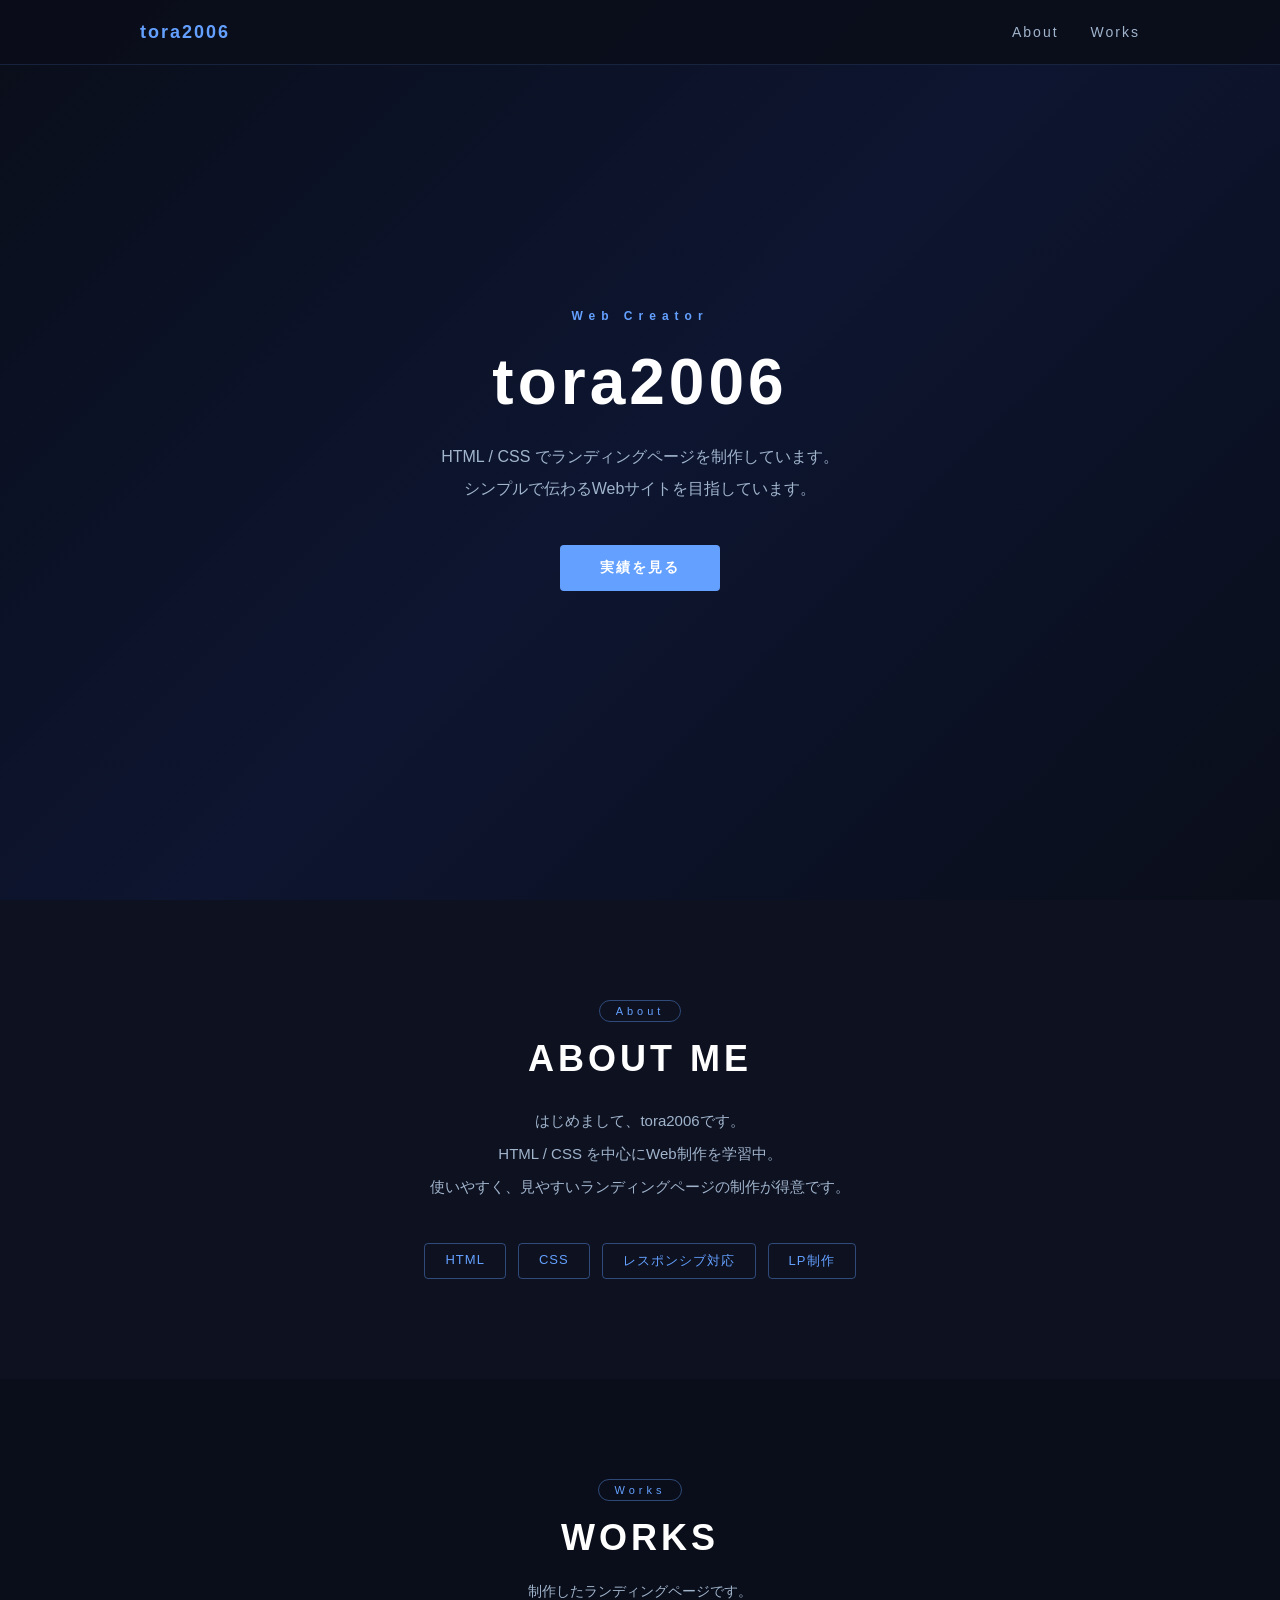
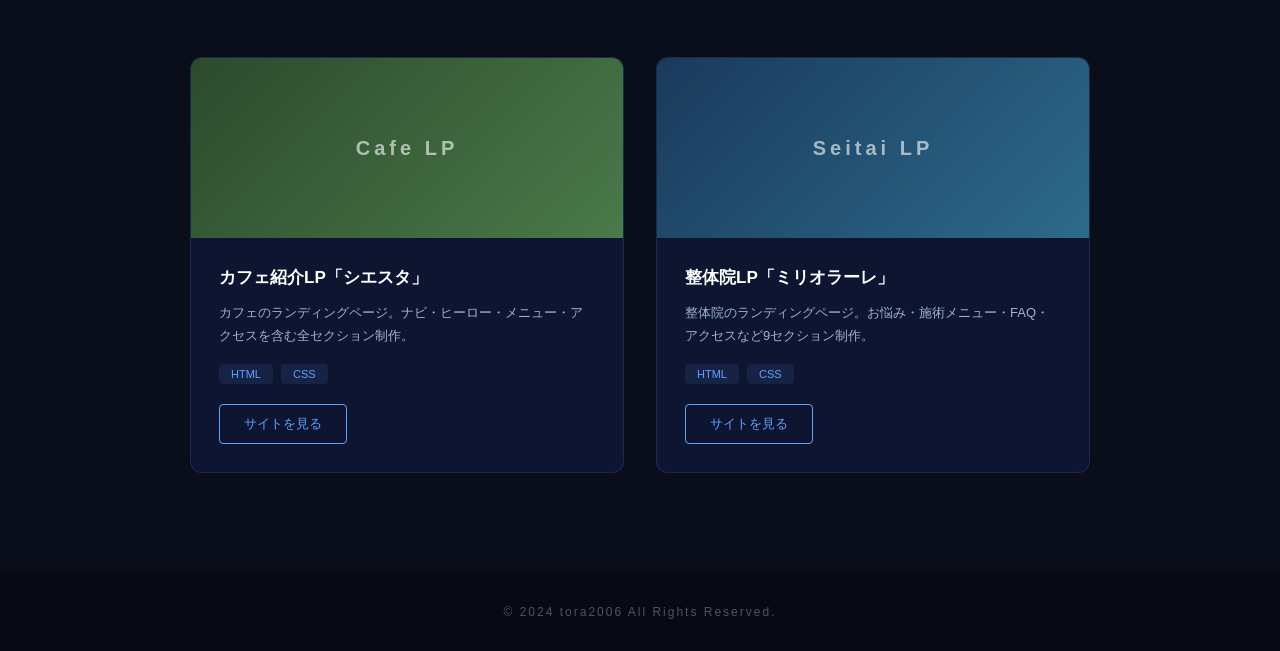
<file: index.html>
<!DOCTYPE html>
<html lang="ja">
<head>
    <meta charset="UTF-8">
    <meta name="viewport" content="width=device-width, initial-scale=1.0">
    <title>tora2006 | Web Portfolio</title>
    <link rel="stylesheet" href="style.css">
</head>
<body>

    <header class="header">
        <div class="header-inner">
            <p class="logo">tora2006</p>
            <nav class="nav-links">
                <a href="#about">About</a>
                <a href="#works">Works</a>
            </nav>
        </div>
    </header>

    <section class="hero">
        <div class="hero-inner">
            <p class="hero-label">Web Creator</p>
            <h1 class="hero-title">tora2006</h1>
            <p class="hero-text">HTML / CSS でランディングページを制作しています。<br>シンプルで伝わるWebサイトを目指しています。</p>
            <a href="#works" class="hero-btn">実績を見る</a>
        </div>
    </section>

    <section class="about" id="about">
        <div class="about-inner">
            <span class="section-label">About</span>
            <h2 class="section-title">ABOUT ME</h2>
            <p class="about-text">はじめまして、tora2006です。<br>HTML / CSS を中心にWeb制作を学習中。<br>使いやすく、見やすいランディングページの制作が得意です。</p>
            <div class="skills">
                <span class="skill-tag">HTML</span>
                <span class="skill-tag">CSS</span>
                <span class="skill-tag">レスポンシブ対応</span>
                <span class="skill-tag">LP制作</span>
            </div>
        </div>
    </section>

    <section class="works" id="works">
        <div class="works-inner">
            <span class="section-label">Works</span>
            <h2 class="section-title">WORKS</h2>
            <p class="section-text">制作したランディングページです。</p>

            <div class="works-grid">

                <div class="work-card">
                    <div class="work-thumb cafe">
                        <span class="work-thumb-text">Cafe LP</span>
                    </div>
                    <div class="work-info">
                        <h3 class="work-title">カフェ紹介LP「シエスタ」</h3>
                        <p class="work-desc">カフェのランディングページ。ナビ・ヒーロー・メニュー・アクセスを含む全セクション制作。</p>
                        <div class="work-tags">
                            <span class="work-tag">HTML</span>
                            <span class="work-tag">CSS</span>
                        </div>
                        <a href="22index.html" target="_blank" class="work-btn">サイトを見る</a>
                    </div>
                </div>

                <div class="work-card">
                    <div class="work-thumb seitai">
                        <span class="work-thumb-text">Seitai LP</span>
                    </div>
                    <div class="work-info">
                        <h3 class="work-title">整体院LP「ミリオラーレ」</h3>
                        <p class="work-desc">整体院のランディングページ。お悩み・施術メニュー・FAQ・アクセスなど9セクション制作。</p>
                        <div class="work-tags">
                            <span class="work-tag">HTML</span>
                            <span class="work-tag">CSS</span>
                        </div>
                        <a href="21index.html" target="_blank" class="work-btn">サイトを見る</a>
                    </div>
                </div>

            </div>
        </div>
    </section>

    <footer class="footer">
        <p class="footer-text">© 2024 tora2006 All Rights Reserved.</p>
    </footer>

</body>
</html>
</file>
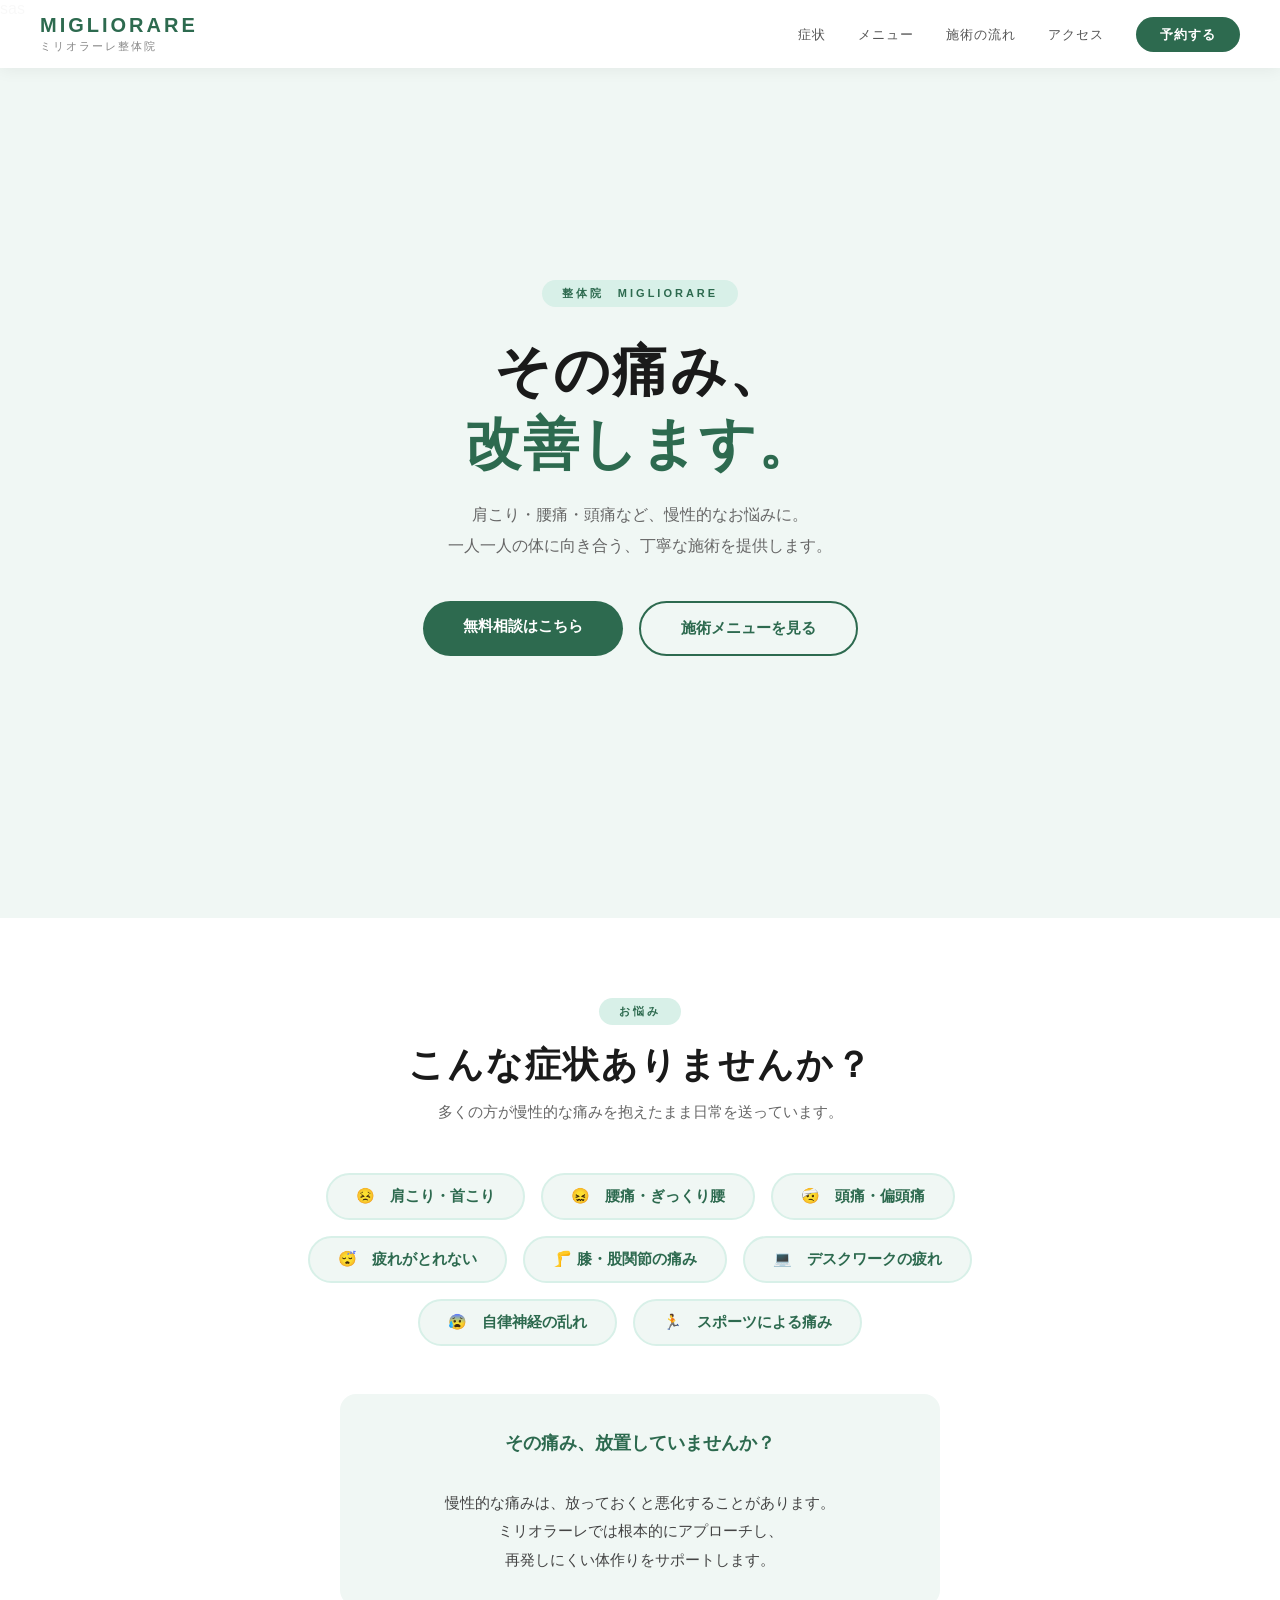
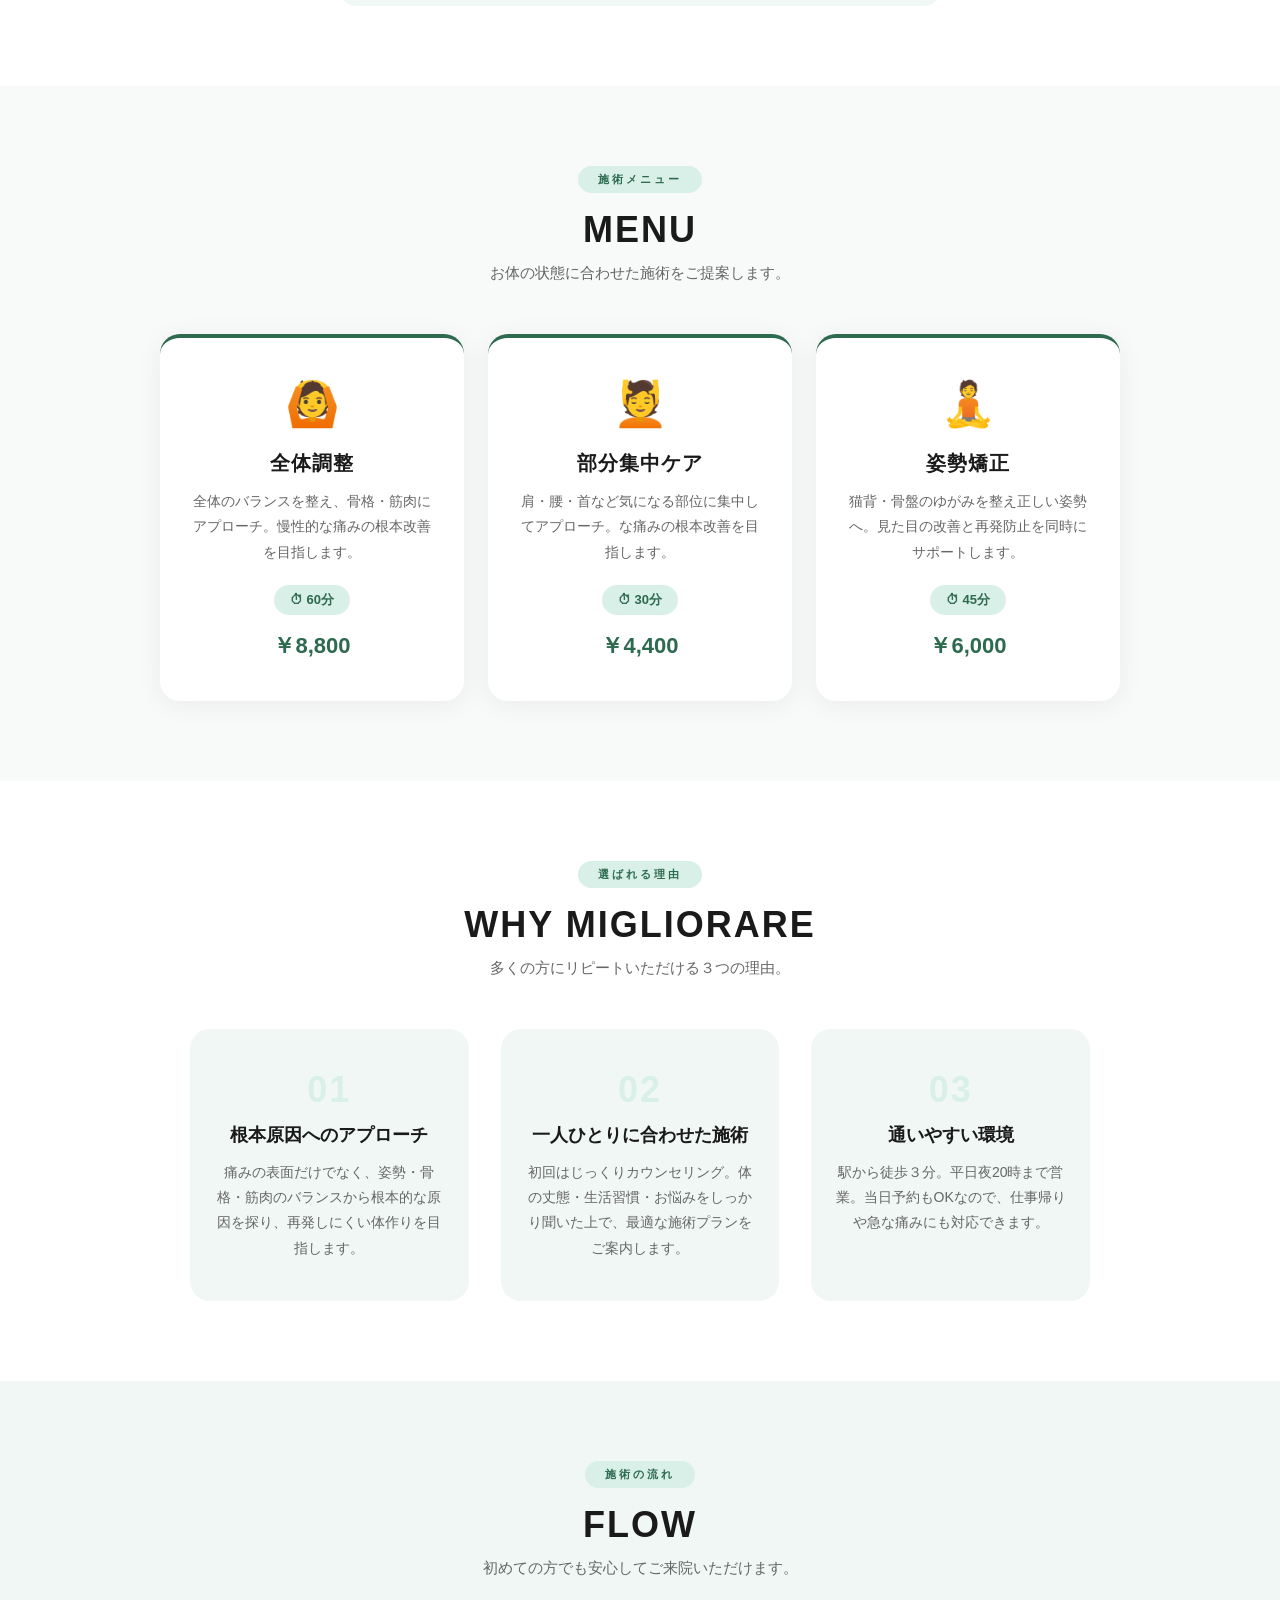
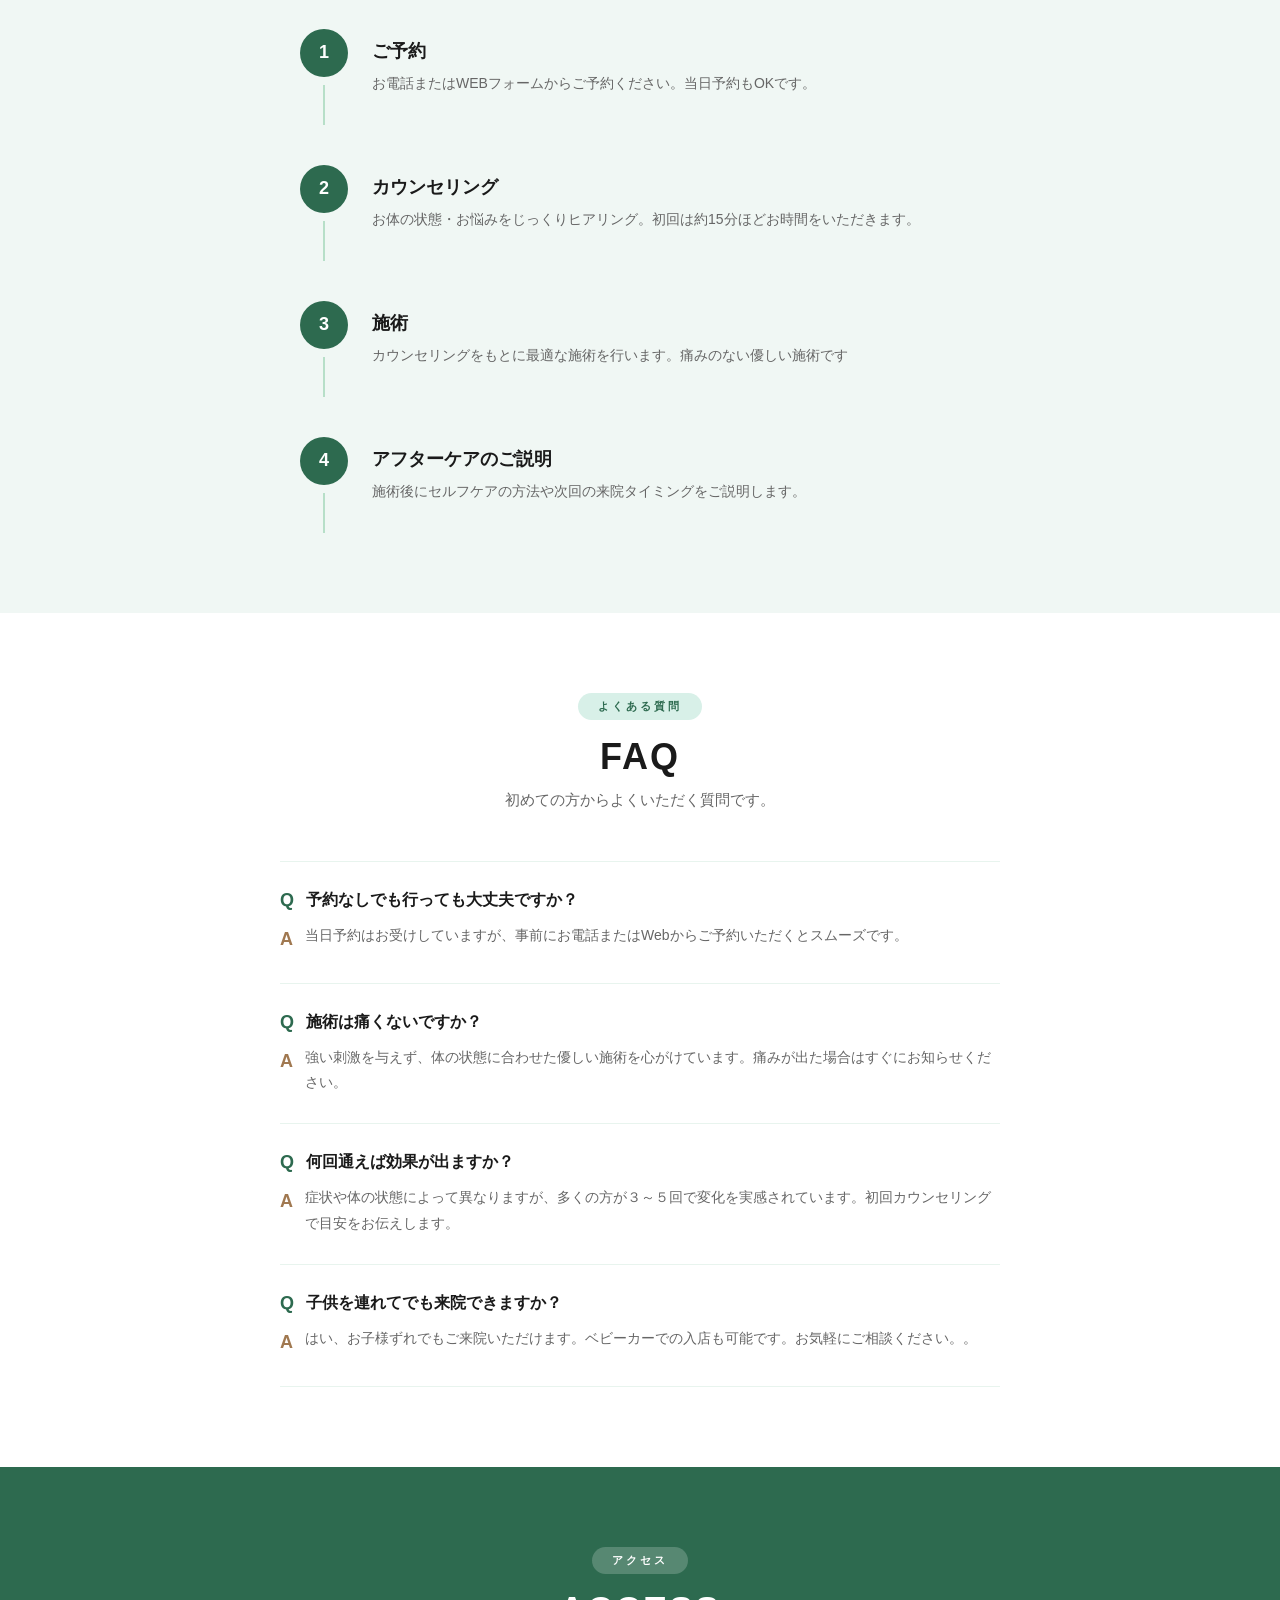
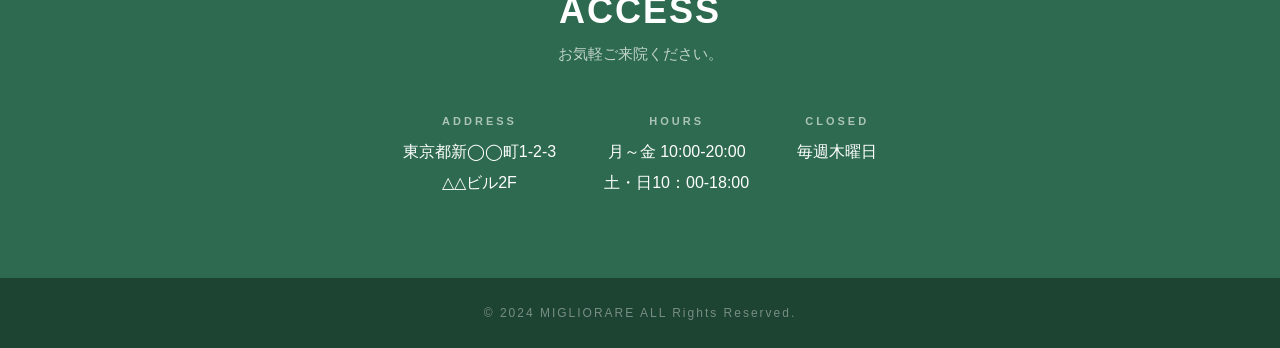
<file: 21index.html>
sas<!DOCTYPE html>
<html lang="en">
<head>
    <meta charset="UTF-8">
    <meta name="viewport" content="width=device-width, initial-scale=1.0">
    <title>Millionaire(ミオラーレ)</title>
</head>

<style>
    * {
        box-sizing: border-box;
        margin: 0;
        padding: 0;
    }

    body {
        font-family: sans-serif;
        color: #333333;
    }
    .navbar {
        position: fixed;
        top: 0;
        left: 0;
        right: 0;
        height: 68px;
        padding: 0 40px;
        background-color: rgba(255, 255, 255, 0.97);
        display: flex;
        justify-content: space-between;
        align-items: center;
        box-shadow: 0 2px 16px rgba(0, 0, 0, 0.06);
        z-index: 100;
    }

    .logo {
        font-size: 20px;
        font-weight: 900;
        color: #2d6a4f;
        letter-spacing: 3px;
    }

    .logo span {
        font-size: 11px;
        font-weight: 400;
        color: #888888;
        letter-spacing: 2px;
        display: block;
        margin-top: 2px;
    }

    .nav-links {
        list-style: none;
        display: flex;
        gap: 32px;
    }
    .nav-links a {
        text-decoration: none;
        color: #555555;
        font-size: 13px;
        letter-spacing: 1px;
        transition: color 0.2s;
    }

    .nav-links a:hover {
        color: #2d6a4f;
    }

    .nav-btn {
        background-color: #2d6a4f;
        color: #FFFFFF !important;
        padding: 10px 24px;
        border-radius: 100px;
        font-weight: 700 !important;
        transition: background-color 0.2 !important;
    }

    .nav-btn:hover {
        background-color: #1b4332 !important;
        color: #ffffff !important;
    }

    .hero {
        height: 100vh;
        background-color: #f0f7f4;
        display: flex;
        align-items: center;
        justify-content: center;
        text-align: center;
        padding: 0 20px;
    }

    .hero-inner {
        max-width: 700px;
    }

    .hero-label {
        display: inline-block;
        background-color: #d8f0e8;
        color: #2d6a4f;
        font-size: 11px;
        font-weight: 700;
        letter-spacing: 3px;
        padding: 6px 20px;
        border-radius: 100px;
        margin-bottom: 28px;
    }

    .hero-title {
        font-size: 56px;
        font-weight: 900;
        color: #1a1a1a;
        line-height:  1.3;
        margin-bottom: 20px;
        letter-spacing:  2px;
    }

    .hero-title span {
        color: #2d6a4f;
    }

    .hero-text {
        font-size: 16px;
        color: #666666;
        line-height: 1.9;
        margin-bottom: 40px;
        }

        .hero-btns {
            display: flex;
            gap: 16px;
            justify-content: center;
        }

        .btn-primary {
            display:inline-block;
            background-color: #2d6a4f;
            color: #FFFFFF;
            font-size: 15px;
            font-weight: 700;
            padding: 16px 40px;
            border-radius: 100px;
            text-decoration: none;
            transition: all 0.3s ease;
        }
        .btn-primary:hover {
            background-color: #1b4332;
            transform: translateY(-3px);
            box-shadow: 0 8px 24px rgba(45, 106, 79, 0 0.3);
        }

        .btn-secondary {
            display: inline-block;
            background-color: transparent;
            color: #2d6a4f;
            font-size: 15px;
            font-weight: 700;
            padding: 16px 40px;
            border-radius: 100px;
            text-decoration: none;
            border: 2px solid #2d6a4f;
            transition: all 0.3s ease;
            }

        .btn-secondary:hover {
                background-color: #2d6a4f;
                color: #ffffff;
            }

        .section-label {
            display:  inline-block;
            background-color: #d8f0e8;
            color: #2d6a4f;
            font-size: 11px;
            font-weight: 700;
            letter-spacing: 3px;
            padding: 6px 20px;
            border-radius: 100px;
            margin-bottom: 16px;
        }    

        .section-title {
            font-size: 36px;
            font-weight: 900;
            color: #1a1a1a;
            margin-bottom: 8px;
            letter-spacing: 2px;
        }

        .section-text {
            font-size: 15px;
            color: #666666;
            line-height: 1.8;
            margin-bottom: 48px;
        }

        .symptoms {
            padding: 80px 40px;
            background-color: #ffffff;
            text-align: center;
        }

        .symptom-grid {
            display: flex;
            flex-wrap: wrap;
            gap: 16px;
            max-width: 800px;
            margin: 0 auto 48px;
            justify-content: center;
        }

        .symptom-item {
            background-color: #f0f7f4;
            border: 2px solid #d8f0e8;
            border-radius: 100px;
            padding: 12px 28px;
            font-size: 15px;
            font-weight: 700;
            color: #2d6a4f
        }

        .symptom-note {
            background-color: #f0f7f4;
            border-radius: 16px;
            padding: 32px 40px;
            max-width: 600px;
            margin: 0 auto;
            font-size: 15px;
            color: #444444;
            line-height: 1.9;
        }

        .symptom-note strong {
            color: #2d6a4f;
            font-size: 18px;
        }

        .treatment {
            padding: 80px 40px;
            background-color: #f8faf9;
            text-align: center;
        }

        .treatment-cards {
            display: flex;
            gap: 24px;
            max-width: 960px;
            margin: 0 auto;
        }

        .treatment-card {
            flex: 1;
            background-color: #ffffff;
            border-radius: 20px;
            padding: 40px 28px;
            text-align: center;
            box-shadow: 0 4px 28px rgba(0, 0, 0, 0.06);
            transition: all 0.3s ease;
            border-top: 4px solid #2d6a4f;
        }

        .treatment-card:hover {
            transform:  translateY(-6px);
            box-shadow: 0 16px 40px rgba(45, 106, 79, 0.15);
        }

        .treatment-icon {
            font-size: 44px;
            margin-bottom: 20px;
        }

        .treatment-name {
            font-size: 20px;
            font-weight: 900;
            color: #1a1a1a;
            margin-bottom: 12px;
            letter-spacing: 1px;
        }

        .treatment-desc {
            font-size: 14px;
            color: #666666;
            line-height: 1.8;
            margin-bottom: 20px;
        }

        .treatment-time {
            font-size: 13px;
            color: #2d6a4f;
            font-weight: 700;
            background-color: #d8f0e8;
            padding: 6px 16px;
            border-radius: 100px;
            display: inline-block;
            margin-bottom: 8px;
        }

        .treatment-price {
            font-size: 22px;
            font-weight: 900;
            color: #2d6a4f;
            margin-top: 8px;
        }

        .reasons {
            padding: 80px 40px;
            background-color: #ffffff;
            text-align: center;
        }

        .reason-grid {
            display: flex;
            gap: 32px;
            max-width: 900px;
            margin: 0 auto;
        }

        .reason-item {
            flex: 1;
            padding: 40px 24px;
            border-radius: 20px;
            background-color: #f0f7f4;
            transition: all 0.3s ease;
        }

        .reason-item:hover {
            transform: translateY(-4px);
            box-shadow: 0 12px 32px rgba(45, 106, 79, 0.12);
        }

        .reason-number {
            font-size: 36px;
            font-weight: 900;
            color:#d8f0e8;
            margin-bottom: 12px;
            letter-spacing: 2px;
        }

        .reason-title {
            font-size: 18px;
            font-weight: 900;
            color: #1a1a1a;
            margin-bottom: 12px;
            line-height: 1.4;
        }

        .reason-text {
            font-size: 14px;
            color: #666666;
            line-height: 1.8;
        }

        .flow {
            padding: 80px 40px;
            background-color:  #f0f7f4;
            text-align: center;
        }

        .flow-steps {
            max-width: 680px;
            margin: 0 auto;
            display: flex;
            flex-direction: column;
            gap: 0;
        }

        .flow-step {
            display: flex;
            align-items: flex-start;
            gap: 24px;
            text-align: left;
            position: relative;
            padding-bottom: 40px;
    }

    .flow-step:last-child {
        padding-bottom: 0;
    }

    .flow-left {
        display: flex;
        flex-direction: column;
        align-items: center;
        flex-shrink: 0;
    }

    .flow-num {
        width: 48px;
        height: 48px;
        background-color: #2d6a4f;
        color: #ffffff;
        font-size: 18px;
        font-weight: 900;
        border-radius: 50%;
        display: flex;
        align-items: center;
        justify-content: center;
    }

    .flow-line {
        width: 2px;
        flex: 1;
        background-color: #b7dfc8;
        margin-top: 8px;
        min-height: 40px;
    }

    .flow-step-:last-child .flow-line {
        display: none;
    }

    .flow-content {
        padding-top: 10px;
    }

    .flow-title {
        font-size: 18px;
        font-weight: 900;
        color: #1a1a1a;
        margin-bottom: 8px;
    }

    .flow-text {
        font-size: 14px;
        color: #666666;
        line-height: 1.8;
    }

    .faq {
        padding: 80px 40px;
        background-color: #ffffff;
        text-align: center;
    }

    .faq-list {
        max-width: 720px;
        margin:  0 auto;
        text-align:  left;
    }

    .faq-item {
        border-bottom: 1px solid #e8f4ee;
        padding: 28px 0;
    }

    .faq-item:first-child {
        border-top: 1px solid #e8f4ee;
    }
    .faq-q {
        font-size: 16px;
        font-weight: 700;
        color: #1a1a1a;
        margin-bottom: 12px;
        display: flex;
        gap: 12px;
        align-items: flex-start;
    }

    .faq-q:before {
        content: "Q";
        color: #2d6a4f;
        font-size: 18px;
        font-weight: 900;
        flex-shrink: 0;
    }

    .faq-a{
        font-size: 14px;
        color: #666666;
        line-height: 1.8;
        display: flex;
        gap: 12px;
        align-items: flex-start;
    }

    .faq-a::before {
    content: "A";
    color: #a07850;
    font-size: 18px;
    font-weight: 900;
    flex-shrink: 0;
    }

    .access {
        padding: 80px 40px;
        background-color: #2d6a4f;
        text-align: center;
    }
    
    .access .section-label {
        background-color: rgba(255, 255, 255, 0.2);
        color: #ffffff;
    }

    .access .section-title {
        color:#ffffff;
    }

    .access .section-text {
        color: rgba(255, 255, 255, 0.7);
    }

    .access-grid {
        display: flex;
        gap: 48px;
        max-width: 720px;
        margin: 0 auto;
        justify-content:  center;
    }
    
    .access-item {
        text-align: center;
    }

    .access-label {
        font-size: 11px;
        letter-spacing: 3px;
        color: rgba(255, 255, 255, 0.6);
        margin-bottom: 10px;
        font-weight: 700;
    }

    .access-text {
        font-size: 16px;
        color: #ffffff;
        line-height: 1.9;
    }

    footer {
        background-color: #1d4332;
        padding: 28px;
        text-align: center;
    }

    .footer-text {
        font-size: 12px;
        color: rgba(255, 255, 255, 0.4);
        letter-spacing: 2px;
    }

 
</style>


<body>
    <nav  class="navbar">
        <div class="logo">
            MIGLIORARE
            <span>ミリオラーレ整体院</span>
        </div>
        <ul class="nav-links">
            <li><a href="#">症状</a></li>
            <li><a href="#">メニュー</a></li>
            <li><a href="#">施術の流れ</a></li>
            <li><a href="#">アクセス</a></li>
            <li><a class="nav-btn" href="#">予約する</a></li>
        </ul>
    </nav>
    <section class="hero">
        <div class="hero-inner">
            <span class="hero-label">整体院　MIGLIORARE</span>
            <h1 class="hero-title">
                その痛み、<br>
                <span>改善します。</span>
            </h1>
            <p class="hero-text">
                肩こり・腰痛・頭痛など、慢性的なお悩みに。<br>
                一人一人の体に向き合う、丁寧な施術を提供します。
        </p>
            <div class="hero-btns">
                <a class="btn-primary" href="#">無料相談はこちら</a>
                <a class="btn-secondary" href="#">施術メニューを見る</a>
            </div>
        </div>
    </section>

    <section class="symptoms">
        <span class="section-label">お悩み</span>
        <h2 class="section-title">こんな症状ありませんか？</h2>
        <p class="section-text">多くの方が慢性的な痛みを抱えたまま日常を送っています。</p>

        <div class="symptom-grid">
          <span class="symptom-item">😣　肩こり・首こり</span>
            <span class="symptom-item">😖　腰痛・ぎっくり腰</span>
            <span class="symptom-item">🤕　頭痛・偏頭痛</span>
            <span class="symptom-item">😴　疲れがとれない</span>
            <span class="symptom-item">🦵  膝・股関節の痛み</span>
            <span class="symptom-item">💻　デスクワークの疲れ</span>
            <span class="symptom-item">😰　自律神経の乱れ</span>
            <span class="symptom-item">🏃　スポーツによる痛み</span>
        </div>

        <div class="symptom-note">
            <strong>その痛み、放置していませんか？</strong><br><br>
            慢性的な痛みは、放っておくと悪化することがあります。<br>
            ミリオラーレでは根本的にアプローチし、<br>
            再発しにくい体作りをサポートします。
        </div>
    </section>

    <section class="treatment">
        <span class="section-label">施術メニュー</span>
        <h2 class="section-title">MENU</h2>
        <p class="section-text">お体の状態に合わせた施術をご提案します。</p>

        <div class="treatment-cards">

            <div class="treatment-card">
                <div class="treatment-icon">🙆</div>
                <h3 class="treatment-name">全体調整</h3>
                <p class="treatment-desc">全体のバランスを整え、骨格・筋肉にアプローチ。慢性的な痛みの根本改善を目指します。</p>
                <span class="treatment-time">⏱ 60分</span>
                <p class="treatment-price">￥8,800</p>
            </div>

            <div class="treatment-card">
                <div class="treatment-icon">💆</div>
                <h3 class="treatment-name">部分集中ケア</h3>
                <p class="treatment-desc">肩・腰・首など気になる部位に集中してアプローチ。な痛みの根本改善を目指します。</p>
                <span class="treatment-time">⏱  30分</span>
                <p class="treatment-price">￥4,400</p>
            </div>

        <div class="treatment-card">
                <div class="treatment-icon">🧘</div>
                <h3 class="treatment-name">姿勢矯正</h3>
                <p class="treatment-desc">猫背・骨盤のゆがみを整え正しい姿勢へ。見た目の改善と再発防止を同時にサポートします。</p>
                <span class="treatment-time">⏱ 45分</span>
                <p class="treatment-price">￥6,000</p>
            </div>
     </div>
    </section>

    <section class="reasons">
        <span class="section-label">選ばれる理由</span>
        <h2 class="section-title">WHY MIGLIORARE</h2>
        <p class="section-text">多くの方にリピートいただける３つの理由。</p>

        <div class="reason-grid">

            <div class="reason-item">
                <p class="reason-number">01</p>
                <h3 class="reason-title">根本原因へのアプローチ</h3>
                <p class="reason-text">痛みの表面だけでなく、姿勢・骨格・筋肉のバランスから根本的な原因を探り、再発しにくい体作りを目指します。</p>
            </div>

            <div class="reason-item">
                <p class="reason-number">02</p>
                <h3 class="reason-title">一人ひとりに合わせた施術</h3>
                <p class="reason-text">初回はじっくりカウンセリング。体の丈態・生活習慣・お悩みをしっかり聞いた上で、最適な施術プランをご案内します。</p>
            </div>

            <div class="reason-item">
                <p class="reason-number">03</p>
                <h3 class="reason-title">通いやすい環境</h3>
                <p class="reason-text">駅から徒歩３分。平日夜20時まで営業。当日予約もOKなので、仕事帰りや急な痛みにも対応できます。</p>
            </div>
    
        </div>
        
    </section>

    <section class="flow">
        <span class="section-label">施術の流れ</span>
        <h2 class="section-title">FLOW</h2>
        <p class="section-text">初めての方でも安心してご来院いただけます。</p>
    
    <div class="flow-steps">

        <div class="flow-step">
            <div class="flow-left">
            <div class="flow-num">1</div>
            <div class="flow-line"></div>
        </div>
        <div class="flow-content">
            <h3 class="flow-title">ご予約</h3>
            <p class="flow-text">お電話またはWEBフォームからご予約ください。当日予約もOKです。</p>
        </div>  
    </div>

    <div class="flow-step">
            <div class="flow-left">
            <div class="flow-num">2</div>
            <div class="flow-line"></div>
        </div>
        <div class="flow-content">
            <h3 class="flow-title">カウンセリング</h3>
            <p class="flow-text">お体の状態・お悩みをじっくりヒアリング。初回は約15分ほどお時間をいただきます。</p>
        </div>  
    </div>

    <div class="flow-step">
            <div class="flow-left">
            <div class="flow-num">3</div>
            <div class="flow-line"></div>
        </div>
        <div class="flow-content">
            <h3 class="flow-title">施術</h3>
            <p class="flow-text">カウンセリングをもとに最適な施術を行います。痛みのない優しい施術です</p>
        </div>  
    </div>

    <div class="flow-step">
            <div class="flow-left">
            <div class="flow-num">4</div>
            <div class="flow-line"></div>
        </div>
        <div class="flow-content">
            <h3 class="flow-title">アフターケアのご説明</h3>
            <p class="flow-text">施術後にセルフケアの方法や次回の来院タイミングをご説明します。</p>
        </div>  
    </div>

    </div>
    </section>

    <section class="faq">
        <span class="section-label">よくある質問</span>
        <h2 class="section-title">FAQ</h2>
        <p class="section-text">初めての方からよくいただく質問です。</p>

        <div class="faq-list">

            <div class="faq-item">
                <p class="faq-q">予約なしでも行っても大丈夫ですか？</p>
                <p class="faq-a">当日予約はお受けしていますが、事前にお電話またはWebからご予約いただくとスムーズです。</p>
            </div>

             <div class="faq-item">
                <p class="faq-q">施術は痛くないですか？</p>
                <p class="faq-a">強い刺激を与えず、体の状態に合わせた優しい施術を心がけています。痛みが出た場合はすぐにお知らせください。</p>
            </div>

             <div class="faq-item">
                <p class="faq-q">何回通えば効果が出ますか？</p>
                <p class="faq-a">症状や体の状態によって異なりますが、多くの方が３～５回で変化を実感されています。初回カウンセリングで目安をお伝えします。</p>
            </div>

            
             <div class="faq-item">
                <p class="faq-q">子供を連れてでも来院できますか？</p>
                <p class="faq-a">はい、お子様ずれでもご来院いただけます。ベビーカーでの入店も可能です。お気軽にご相談ください。。</p>
            </div>

        </div>
    </section>

    <section class="access">
        <span class="section-label">アクセス</span>
        <h2 class="section-title">ACCESS</h2>
        <p class="section-text">お気軽ご来院ください。</p>

        <div class="access-grid">

            <div class="access-item">
                <p class="access-label">ADDRESS</p>
                <p class="access-text">東京都新◯◯町1-2-3<br>△△ビル2F</p>
            </div>

            
            <div class="access-item">
                <p class="access-label">HOURS</p>
                <p class="access-text">月～金 10:00-20:00<br>土・日10：00-18:00</p>
            </div>

            
            <div class="access-item">
                <p class="access-label">CLOSED</p>
                <p class="access-text">毎週木曜日</p>
            </div>

        </div>
    </section>

    <footer>
        <p class="footer-text">© 2024 MIGLIORARE ALL Rights Reserved.</p>
    </footer>

</body>
</html>
</file>
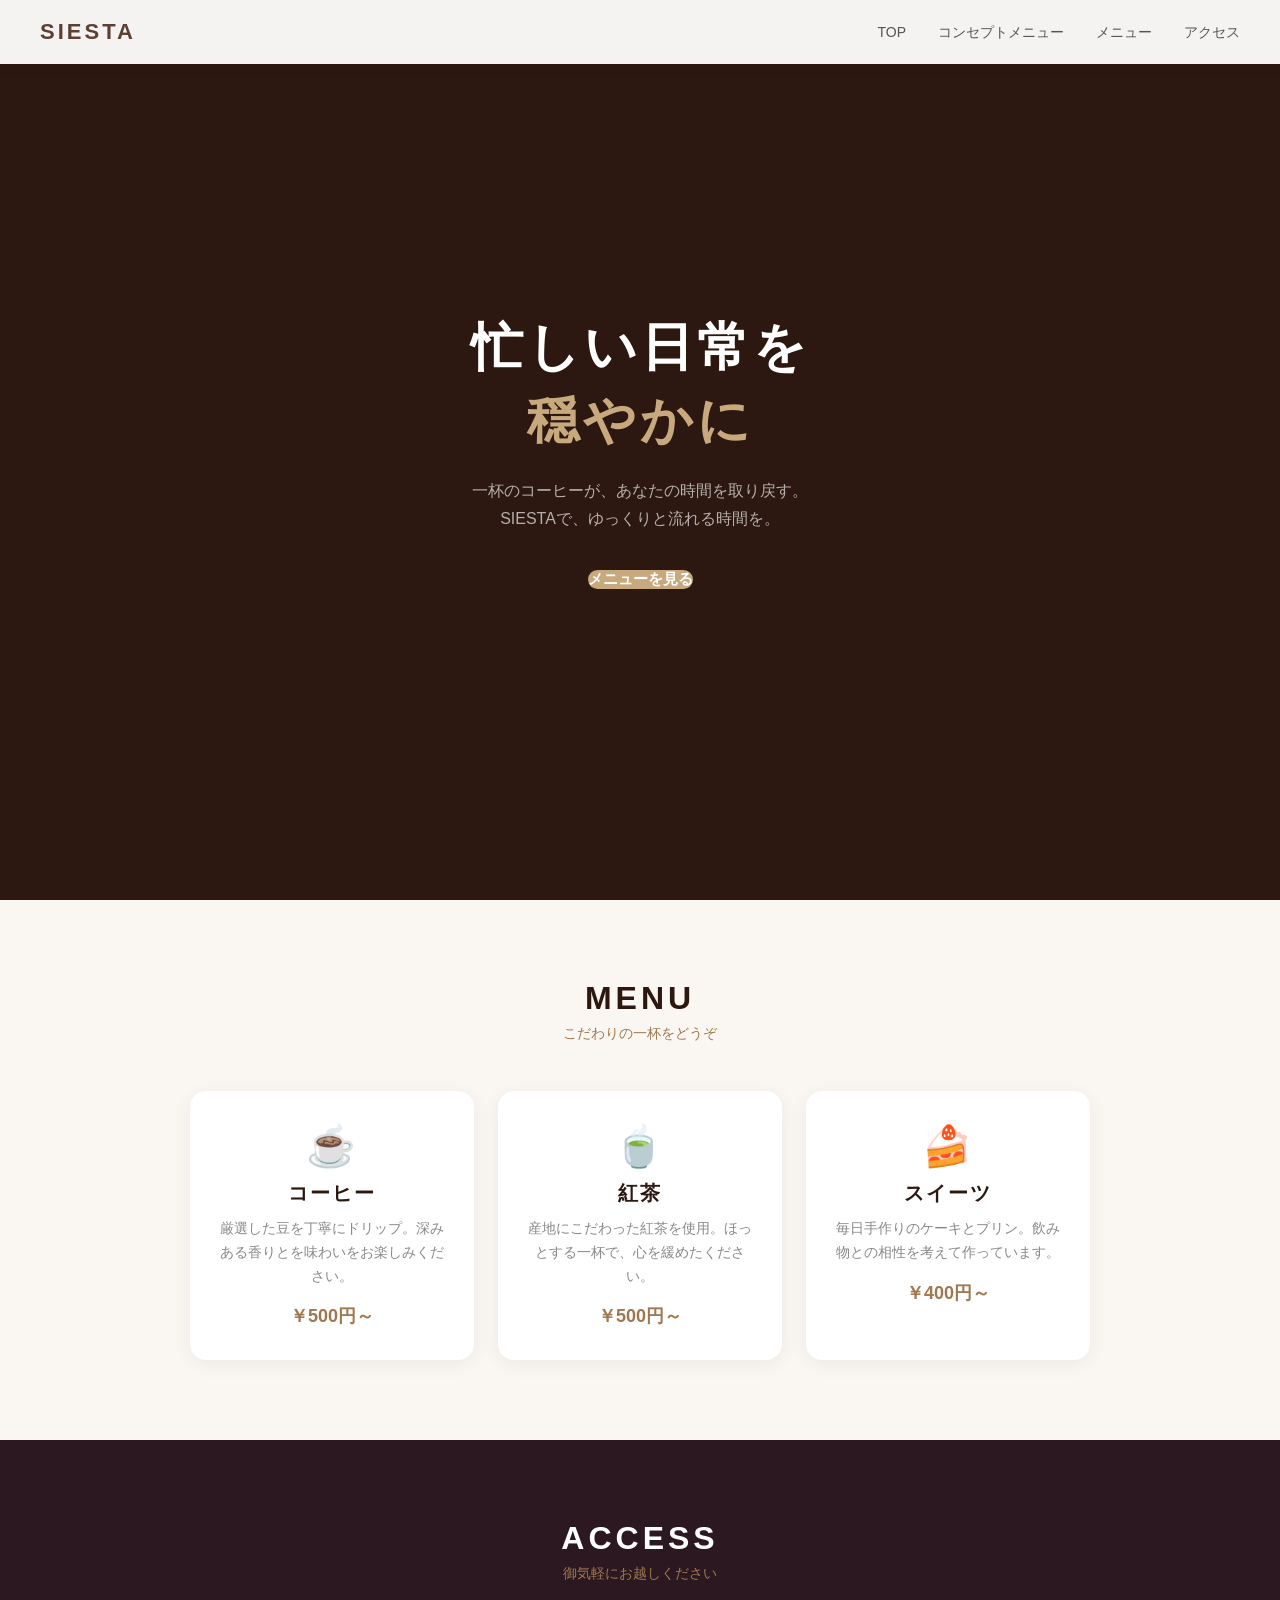
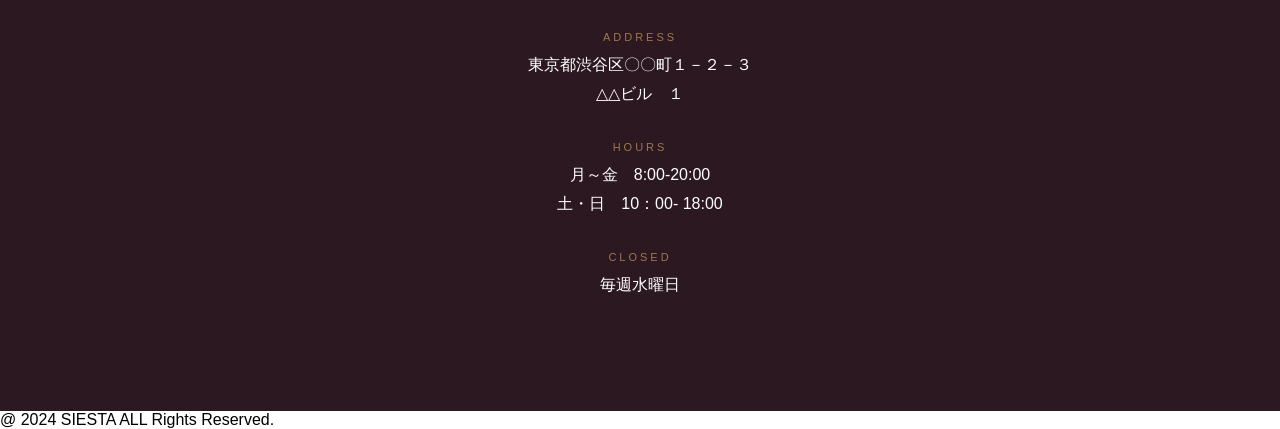
<file: 22index.html>
<!DOCTYPE html>
<html lang="en">
<head>
    <meta charset="UTF-8">
    <meta name="viewport" content="width=device-width, initial-scale=1.0">
    <title>カフェLPー試作</title>
</head>

<style>
    *{
        box-sizing: border-box;
        margin: 0;
        padding: 0;
    }

    body{
        font-family: sans-serif;
    }
    .navbar {
        position: fixed;
        top: 0;
        left: 0;
        right: 0;
        height: 64px;
        padding: 0 40px;
        background-color: rgba(255, 255, 255, 0.95);
        display: flex;
        justify-content: space-between;
        align-items: center;
        box-shadow: 0 2px 12px rgba(0, 0, 0, 0.08);
        z-index: 100;
        }

        .logo {
            font-size: 22px;
            font-weight: 900;
            color: #5c4033;
            letter-spacing: 3px;
        }

        .nav-links {
            list-style: none;
            display: flex;
            gap: 32px;
        }

        .nav-links a {
            text-decoration: none;
            color:#555;
            font-size: 14px;
            transition: color 0.2s;
        }

        .nav-links a:hover {
            color: #5c4033;
        }

        .hero {
            height: 100vh;
            background-color: #2c1810;
            display: flex;
            align-items:center;
            justify-content: center;
            text-align: center;
            padding: 0 20px;
        }

        .hero-title {
            font-size: 52px;
            font-weight: 900;
            color: #ffffff ;
            line-height: 1.4;
            margin-bottom: 20px;
            letter-spacing: 4px;
            }

            .hero-title span {
            color: #c8a97e;
            }

            .hero-text {
                font-size:16px;
                color:rgba(255, 255, 255, 0.65);
                line-height: 1.8;
                margin-bottom: 36px;
            }

            .btn {
            display: inline-block;
            background-color: #c8a97e;
            color: #ffffff;
            font-size: 15px;
            font-weight: 700;
            padding:14px 40p;
            border-radius: 100px;
            text-decoration: none;
            transition:all 0.3s ease;
            }

            .btn:hover {
                background-color:#a07850;
                transform: translateY(-4p);
                box-shadow: 0 12p 28px rgba(0, 0, 0, 0.3);
            }

            .menu {
                padding: 80px 40px;
                background-color: #faf7f2;
            }

            .section-title{
                font-size: 32px;
                font-weight: 900;
                color: #2c1810;
                text-align: center;
                letter-spacing:4px;
                margin-bottom: 8px;
            }

            .section-sub {
                text-align: center;
                color: #a07850;
                font-size: 14px;
                margin-bottom: 48px;
            }

            .cards{
                display: flex;
                gap: 24px;
                max-width:900px;
                margin: 0 auto;
            }

            .card {
				flex: 1;
                background-color: #ffffff;
                border-radius:16px;
                padding: 32px 24px;
                text-align: center;
                box-shadow: 0 4px 20px rgba(0, 0, 0, 0.06);
                transition: all 0.3 ease;
            }

            .card:hover {
                transform: translateY(-6px);
                box-shadow: 0 12px 32px rgba(0, 0, 0, 0.12);
            }

            .card-icon {
                font-size: 40px;
                margin-bottom: 10px;
                letter-spacing: 2px;
            }

            .card-title {
                font-size:	20px;
                font-weight: 900;
                color: #2c1810;
                margin-bottom: 10px;
                letter-spacing: 2px;
            }

            .card-text {
                font-size: 14px;
                line-height: 1.7;
                color:#888888;
            }

        .card-price {
                font-size: 18px;
                font-weight: 700;
                color: #a07850;
                margin-top: 16px;
        }

        .access {
            padding: 80px 40px;
            background-color: #2c1820;
        }

        .access .section-title {
            color: #ffffff;
        }

        .access .section-sub{
            color: #a07850;
        }

        .access-content {
            max-width: 600px;
            margin: 0 auto;
            text-align: center;
        }
        .access-item {
            margin-bottom: 32px;
        }

        .access-label {
            font-size: 11px;
            letter-spacing: 3px;
            color: #a07850;
            margin-bottom: 8px;
        }

        .access-text {
            font-size: 16px;
            color: #ffffff;
            line-height: 1.8;
        }

        

</style>
<body>
    <nav class="navbar">
        <div class="logo">SIESTA</div>
        <ul class="nav-links">
            <li><a href="#">TOP</a></li>
            <li><a href="#">コンセプトメニュー</a></li>
            <li><a href="#">メニュー</a></li>
            <li><a href="#">アクセス</a></li>
        </ul>
    </nav>
        <section class="hero">
            <div>
            <h1 class="hero-title">
            忙しい日常を<br>
                <span>穏やかに</span>
            </h1>
            <p class="hero-text">
                一杯のコーヒーが、あなたの時間を取り戻す。<br>
                SIESTAで、ゆっくりと流れる時間を。
            </p>
            <a class="btn" href=""#>メニューを見る</a>
            </div>
		</section>

            <section class="menu">
                <h2 class="section-title">MENU</h2>
                <p class="section-sub">こだわりの一杯をどうぞ</p>
                <div class="cards">

                <div class="card">
                    <div class="card-icon">☕</div>
                    <h3 class="card-title">コーヒー</h3>
                    <p class="card-text">厳選した豆を丁寧にドリップ。深みある香りとを味わいをお楽しみください。</p>
                    <p class="card-price">￥500円～</p>
				</div>
                    <div class="card">
                    <div class="card-icon">🍵</div>
                    <h3 class="card-title">紅茶</h3>
                    <p class="card-text">産地にこだわった紅茶を使用。ほっとする一杯で、心を緩めたください。</p>
                    <p class="card-price">￥500円～</p>
					</div>

                    <div class="card">
                    <div class="card-icon">🍰</div>
                    <h3 class="card-title">スイーツ</h3>
                    <p class="card-text">毎日手作りのケーキとプリン。飲み物との相性を考えて作っています。</p>
                    <p class="card-price">￥400円～</p>
                    </div>

                </div>
        </section>

        <section class="access">
            <h2 class="section-title">ACCESS</h2>
            <p class="section-sub">御気軽にお越しください</p>
            <div class="access-content">
            
            <div class="access-item">
                <p class="access-label">ADDRESS</p>
                <p class="access-text">東京都渋谷区〇〇町１－２－３<br>△△ビル　１</p>
                </div>

                <div class="access-item">
                    <p class="access-label">HOURS</p>
                    <p class="access-text">月～金　8:00-20:00<br> 土・日　10：00- 18:00</p>
                    </div>

                <div class="access-item">
                    <p class="access-label">CLOSED</p>
                    <p class="access-text">毎週水曜日</p>
                    </div>

                </div>
            </section>

        <footer>
                <p class="footer-text">@ 2024 SIESTA ALL Rights Reserved.</p>
            </footer>
</body>
</html>
</file>
<file: style.css>
*, *::before, *::after {
    box-sizing: border-box;
    margin: 0;
    padding: 0;
}

body {
    font-family: 'Helvetica Neue', Arial, sans-serif;
    background-color: #0a0e1a;
    color: #e0e6f0;
}

.header {
    position: fixed;
    top: 0;
    left: 0;
    right: 0;
    z-index: 100;
    background-color: rgba(10, 14, 26, 0.9);
    border-bottom: 1px solid rgba(100, 160, 255, 0.15);
    padding: 0 40px;
}

.header-inner {
    max-width: 1000px;
    margin: 0 auto;
    height: 64px;
    display: flex;
    align-items: center;
    justify-content: space-between;
}

.logo {
    font-size: 18px;
    font-weight: 900;
    color: #64a0ff;
    letter-spacing: 2px;
}

.nav-links {
    display: flex;
    gap: 32px;
}

.nav-links a {
    text-decoration: none;
    color: #a0b4cc;
    font-size: 14px;
    letter-spacing: 2px;
    transition: color 0.3s ease;
}

.nav-links a:hover {
    color: #64a0ff;
}

.hero {
    min-height: 100vh;
    display: flex;
    align-items: center;
    justify-content: center;
    text-align: center;
    padding: 80px 40px;
    background: linear-gradient(135deg, #0a0e1a 0%, #0d1530 50%, #0a0e1a 100%);
}

.hero-inner {
    max-width: 700px;
}

.hero-label {
    font-size: 12px;
    letter-spacing: 6px;
    color: #64a0ff;
    margin-bottom: 24px;
    font-weight: 700;
}

.hero-title {
    font-size: 64px;
    font-weight: 900;
    color: #ffffff;
    letter-spacing: 4px;
    margin-bottom: 24px;
    line-height: 1.1;
}

.hero-text {
    font-size: 16px;
    color: #a0b4cc;
    line-height: 2;
    margin-bottom: 40px;
}

.hero-btn {
    display: inline-block;
    padding: 14px 40px;
    background-color: #64a0ff;
    color: #ffffff;
    text-decoration: none;
    font-size: 14px;
    font-weight: 700;
    letter-spacing: 2px;
    border-radius: 4px;
    transition: all 0.3s ease;
}

.hero-btn:hover {
    background-color: #4a8aff;
    transform: translateY(-2px);
}

.about {
    padding: 100px 40px;
    background-color: #0d1120;
    text-align: center;
}

.about-inner {
    max-width: 700px;
    margin: 0 auto;
}

.section-label {
    display: inline-block;
    font-size: 11px;
    letter-spacing: 4px;
    color: #64a0ff;
    border: 1px solid rgba(100, 160, 255, 0.4);
    padding: 4px 16px;
    border-radius: 20px;
    margin-bottom: 16px;
}

.section-title {
    font-size: 36px;
    font-weight: 900;
    color: #ffffff;
    letter-spacing: 4px;
    margin-bottom: 24px;
}

.about-text {
    font-size: 15px;
    color: #a0b4cc;
    line-height: 2.2;
    margin-bottom: 40px;
}

.skills {
    display: flex;
    gap: 12px;
    justify-content: center;
    flex-wrap: wrap;
}

.skill-tag {
    padding: 8px 20px;
    border: 1px solid rgba(100, 160, 255, 0.4);
    color: #64a0ff;
    font-size: 13px;
    border-radius: 4px;
    letter-spacing: 1px;
}

.works {
    padding: 100px 40px;
    background-color: #0a0e1a;
    text-align: center;
}

.works-inner {
    max-width: 900px;
    margin: 0 auto;
}

.section-text {
    font-size: 14px;
    color: #a0b4cc;
    margin-bottom: 56px;
}

.works-grid {
    display: flex;
    gap: 32px;
}

.work-card {
    flex: 1;
    background-color: #0d1530;
    border: 1px solid rgba(100, 160, 255, 0.15);
    border-radius: 12px;
    overflow: hidden;
    text-align: left;
    transition: all 0.3s ease;
}

.work-card:hover {
    transform: translateY(-6px);
    border-color: rgba(100, 160, 255, 0.4);
}

.work-thumb {
    height: 180px;
    display: flex;
    align-items: center;
    justify-content: center;
}

.cafe {
    background: linear-gradient(135deg, #2d4a2d, #4a7a4a);
}

.seitai {
    background: linear-gradient(135deg, #1a3a5c, #2d6a8a);
}

.work-thumb-text {
    font-size: 20px;
    font-weight: 900;
    color: rgba(255, 255, 255, 0.6);
    letter-spacing: 4px;
}

.work-info {
    padding: 28px;
}

.work-title {
    font-size: 17px;
    font-weight: 900;
    color: #ffffff;
    margin-bottom: 12px;
}

.work-desc {
    font-size: 13px;
    color: #a0b4cc;
    line-height: 1.8;
    margin-bottom: 16px;
}

.work-tags {
    display: flex;
    gap: 8px;
    margin-bottom: 20px;
}

.work-tag {
    font-size: 11px;
    padding: 4px 12px;
    background-color: rgba(100, 160, 255, 0.1);
    color: #64a0ff;
    border-radius: 4px;
}

.work-btn {
    display: inline-block;
    padding: 10px 24px;
    border: 1px solid #64a0ff;
    color: #64a0ff;
    text-decoration: none;
    font-size: 13px;
    border-radius: 4px;
    transition: all 0.3s ease;
}

.work-btn:hover {
    background-color: #64a0ff;
    color: #ffffff;
}

.footer {
    padding: 32px;
    background-color: #070a14;
    text-align: center;
}

.footer-text {
    font-size: 12px;
    color: rgba(255, 255, 255, 0.3);
    letter-spacing: 2px;
}
</file>
